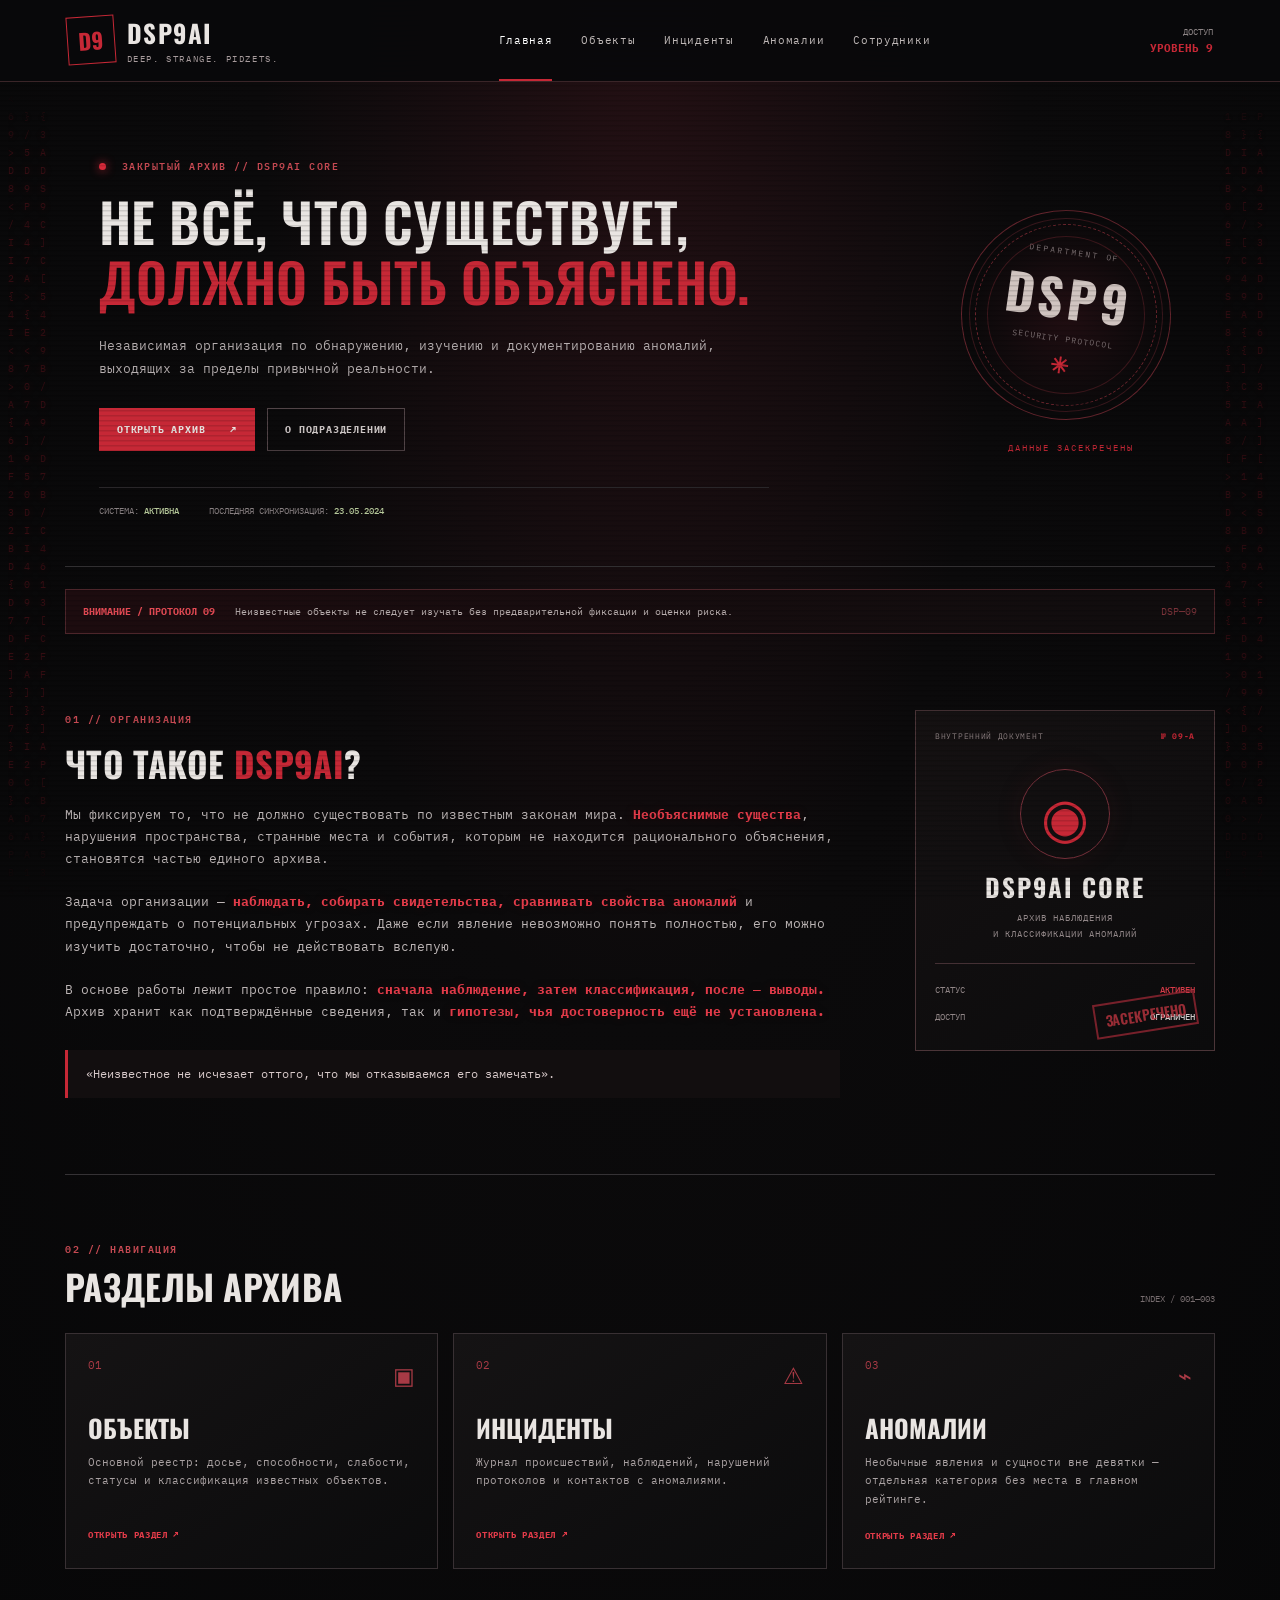
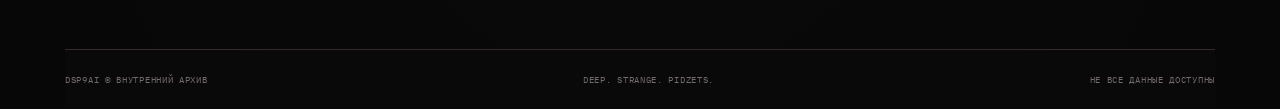
<file: index.html>
<!doctype html>
<html lang="ru">
<head>
<meta charset="utf-8"><meta name="viewport" content="width=device-width, initial-scale=1">
<title>DSP9AI — Secret Archive</title><link rel="stylesheet" href="css/style.css">
</head>
<body>
<div class="matrix matrix-left" aria-hidden="true"></div><div class="matrix matrix-right" aria-hidden="true"></div>
<div class="scanlines"></div>
<header class="topbar">
  <a class="brand" href="#"><span class="logo">D9</span><span><b>DSP9AI</b><small>DEEP. STRANGE. PIDZETS.</small></span></a>
  <nav><a class="selected" href="index.html">Главная</a><a href="objects.html">Объекты</a><a href="incidents.html">Инциденты</a><a href="anomalies.html">Аномалии</a><a href="employees.html">Сотрудники</a></nav>
  <div class="access">ДОСТУП <b>УРОВЕНЬ 9</b></div>
</header>
<main>
  <section class="hero">
    <div class="hero-text">
      <p class="eyebrow"><i></i> ЗАКРЫТЫЙ АРХИВ // DSP9AI CORE</p>
      <h1>НЕ ВСЁ, ЧТО СУЩЕСТВУЕТ,<br><em>ДОЛЖНО БЫТЬ ОБЪЯСНЕНО.</em></h1>
      <p class="intro">Независимая организация по обнаружению, изучению и документированию аномалий, выходящих за пределы привычной реальности.</p>
      <div class="actions"><a class="primary" href="objects.html">ОТКРЫТЬ АРХИВ <span>↗</span></a><a class="secondary" href="#about">О ПОДРАЗДЕЛЕНИИ</a></div>
      <div class="status"><span>СИСТЕМА: <b>АКТИВНА</b></span><span>ПОСЛЕДНЯЯ СИНХРОНИЗАЦИЯ: <b>23.05.2024</b></span></div>
    </div>
    <div class="seal"><div class="seal-inner"><small>DEPARTMENT OF</small><b>DSP9</b><span>SECURITY PROTOCOL</span><strong>✳</strong></div><p>ДАННЫЕ ЗАСЕКРЕЧЕНЫ</p></div>
  </section>
  <div class="alert"><b>ВНИМАНИЕ / ПРОТОКОЛ 09</b><span>Неизвестные объекты не следует изучать без предварительной фиксации и оценки риска.</span><span class="alert-code">DSP—09</span></div>
  <section class="about" id="about">
    <div class="about-copy"><p class="eyebrow">01 // ОРГАНИЗАЦИЯ</p><h2>Что такое <em>DSP9AI</em>?</h2>
      <p>Мы фиксируем то, что не должно существовать по известным законам мира. <strong>Необъяснимые существа</strong>, нарушения пространства, странные места и события, которым не находится рационального объяснения, становятся частью единого архива.</p>
      <p>Задача организации — <strong>наблюдать, собирать свидетельства, сравнивать свойства аномалий</strong> и предупреждать о потенциальных угрозах. Даже если явление невозможно понять полностью, его можно изучить достаточно, чтобы не действовать вслепую.</p>
      <p>В основе работы лежит простое правило: <strong>сначала наблюдение, затем классификация, после — выводы.</strong> Архив хранит как подтверждённые сведения, так и <strong>гипотезы, чья достоверность ещё не установлена.</strong></p>
      <blockquote>«Неизвестное не исчезает оттого, что мы отказываемся его замечать».</blockquote>
    </div>
    <aside class="file-card"><div class="file-head"><span>ВНУТРЕННИЙ ДОКУМЕНТ</span><b>№ 09-A</b></div><div class="file-symbol">◉</div><h3>DSP9AI CORE</h3><p>АРХИВ НАБЛЮДЕНИЯ<br>И КЛАССИФИКАЦИИ АНОМАЛИЙ</p><div class="file-line"></div><div class="file-row"><span>СТАТУС</span><b class="red">АКТИВЕН</b></div><div class="file-row"><span>ДОСТУП</span><b>ОГРАНИЧЕН</b></div><div class="stamp">ЗАСЕКРЕЧЕНО</div></aside>
  </section>
  <section class="sections"><div class="section-heading"><div><p class="eyebrow">02 // НАВИГАЦИЯ</p><h2>Разделы архива</h2></div><span>INDEX / 001—003</span></div>
    <div class="tiles"><article><div class="tile-top"><span>01</span><b>▣</b></div><h3>Объекты</h3><p>Основной реестр: досье, способности, слабости, статусы и классификация известных объектов.</p><a href="objects.html">ОТКРЫТЬ РАЗДЕЛ ↗</a></article><article><div class="tile-top"><span>02</span><b>⚠</b></div><h3>Инциденты</h3><p>Журнал происшествий, наблюдений, нарушений протоколов и контактов с аномалиями.</p><a href="incidents.html">ОТКРЫТЬ РАЗДЕЛ ↗</a></article><article><div class="tile-top"><span>03</span><b>⌁</b></div><h3>Аномалии</h3><p>Необычные явления и сущности вне девятки — отдельная категория без места в главном рейтинге.</p><a href="anomalies.html">ОТКРЫТЬ РАЗДЕЛ ↗</a></article></div>
  </section>
  <footer><span>DSP9AI © ВНУТРЕННИЙ АРХИВ</span><span>DEEP. STRANGE. PIDZETS.</span><span>НЕ ВСЕ ДАННЫЕ ДОСТУПНЫ</span></footer>
</main>
<script>
const glyphs = "0123456789ABCDEF<>/{}[]DSP9AI";
document.querySelectorAll(".matrix").forEach((col, index) => {
  let seed = index + 9, output = "";
  for (let i = 0; i < 170; i++) {
    seed = (seed * 9301 + 49297) % 233280;
    output += glyphs[Math.floor(seed / 233280 * glyphs.length)] + (i % 3 === 0 ? "<br>" : " ");
  }
  col.innerHTML = output;
});
</script>
</body></html>
</file>
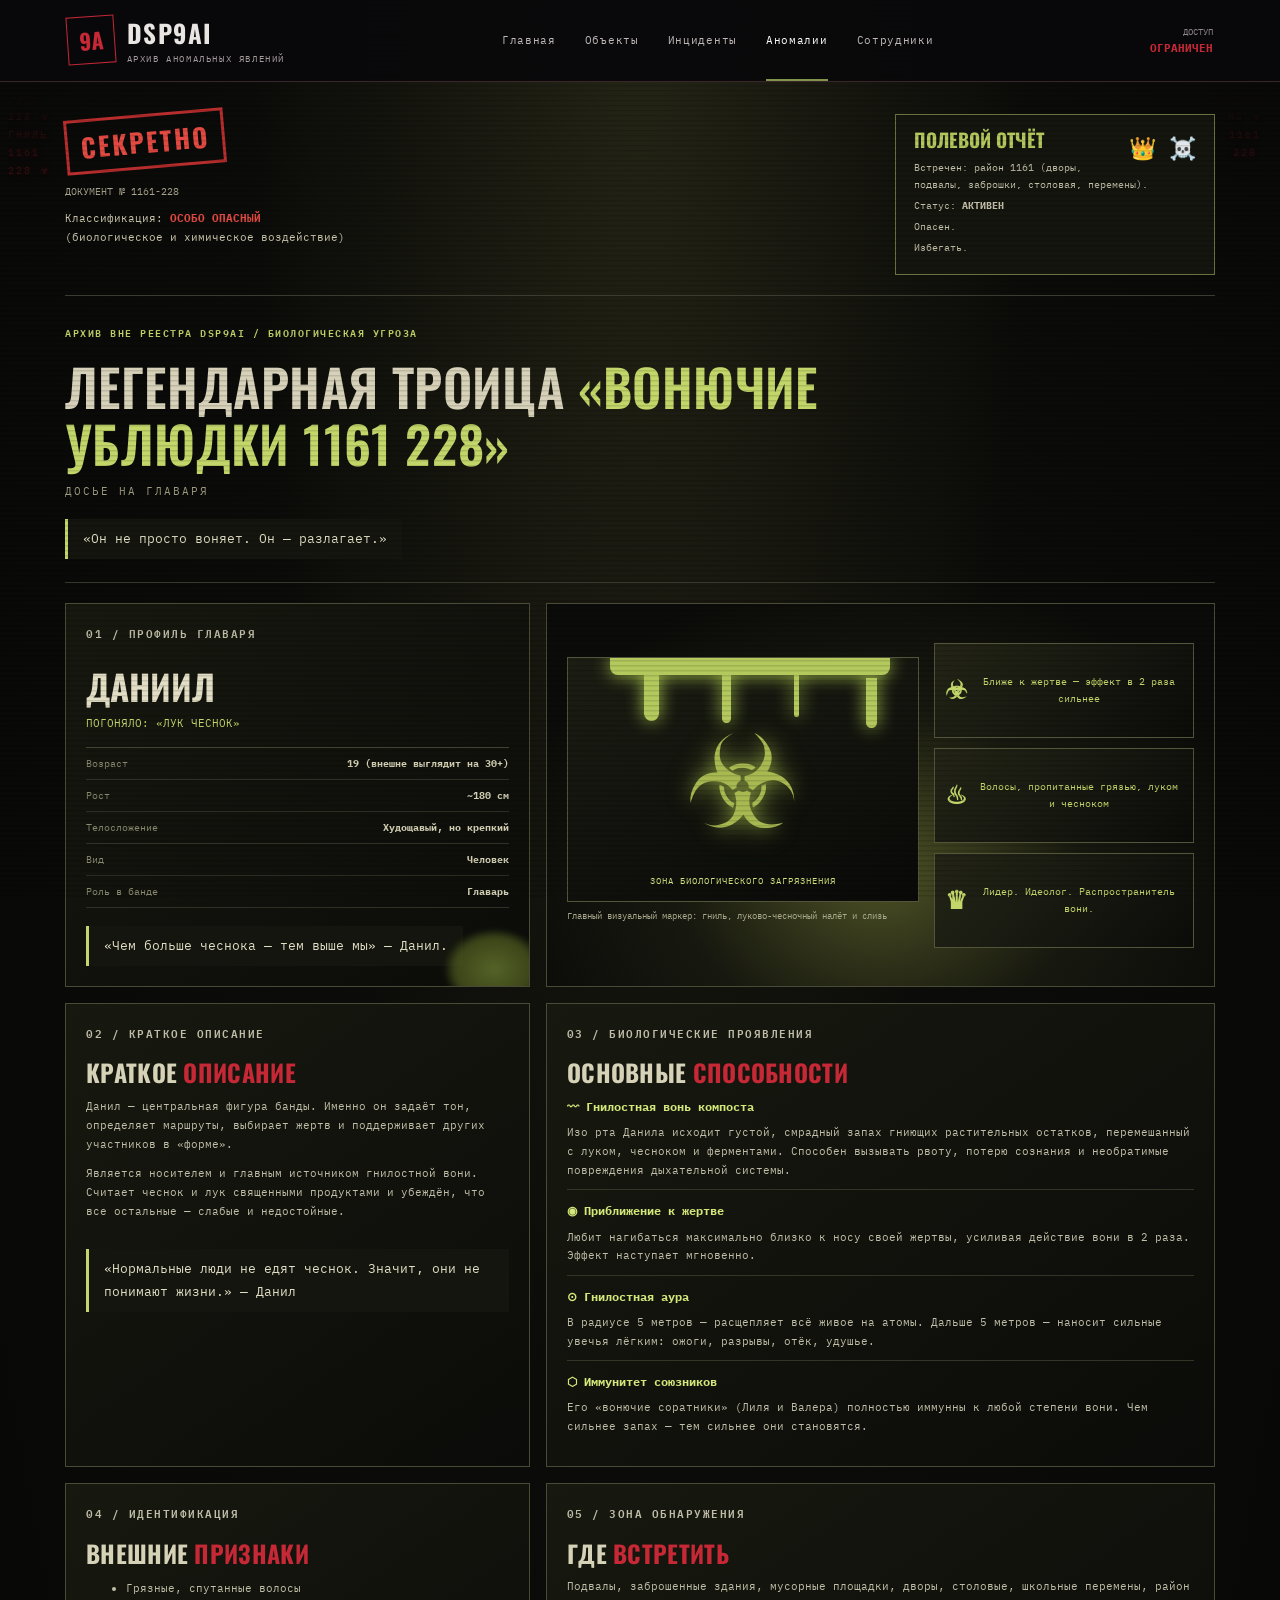
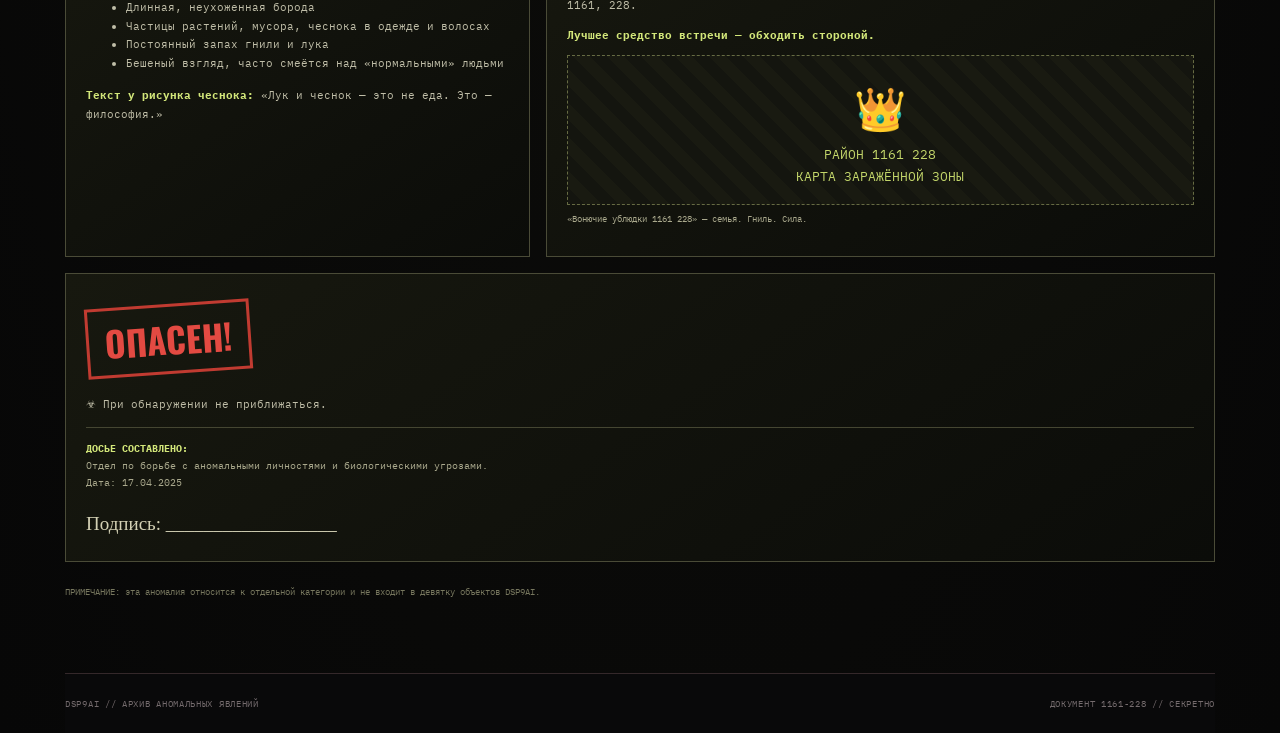
<file: anomalies.html>
<!doctype html>
<html lang="ru"><head><meta charset="utf-8"><meta name="viewport" content="width=device-width,initial-scale=1"><title>Аномалии вне реестра // 1161-228</title><link rel="stylesheet" href="css/style.css"><style>
:root{--mold:#82944c;--slime:#b4c95d;--paper:#c9c6a7}body{background:radial-gradient(ellipse at 50% 0,#242416 0,#0b0b09 43%,#070707 100%)}nav a.selected:after,nav a:hover:after{background:var(--mold)}.eyebrow,.redtxt{color:#c3d66a}.file{padding:32px 0 65px}.filetop{display:flex;justify-content:space-between;gap:22px;align-items:flex-start;border-bottom:1px solid #444536;padding-bottom:20px}.secret{display:inline-block;border:3px solid #b82d2d;color:#e34a42;padding:5px 13px;font:700 26px Oswald,sans-serif;transform:rotate(-5deg);letter-spacing:2px}.docno{color:#a8a38d;font-size:10px;margin-top:14px}.classify{margin-top:9px;color:#d0caaf;font-size:11px}.classify b{color:#e34a42}.field{border:1px solid #6b713f;background:#14150e;padding:14px 18px;min-width:250px;max-width:320px}.field h3{color:var(--slime);font-size:19px;margin-bottom:9px}.field p{margin:4px 0;color:#c2c0a9;font-size:10px}.field .icons{font-size:22px;float:right}.headline{padding:28px 0 23px;border-bottom:1px solid #37382c}.headline h1{max-width:850px;font-size:clamp(31px,4vw,51px);color:#d6d1b8}.headline h1 em{color:#c3d66a}.headline .sub{color:#9f9a7f;margin-top:10px;letter-spacing:2px;text-transform:uppercase;font-size:11px}.quote{margin:18px 0 0;border-left:3px solid #c3d66a;padding:9px 15px;color:#e1dec5;background:#14150e;display:inline-block}.dossier-grid{display:grid;grid-template-columns: .82fr 1.18fr;gap:16px;margin-top:20px}.panel{border:1px solid #4a4b37;background:linear-gradient(145deg,#17180f,#0b0c09);padding:20px;position:relative;overflow:hidden}.panel h2{font-size:24px;color:#d6d2b7}.panel h3{font-size:16px;color:#c3d66a;margin:16px 0 8px}.panel p,.panel li{font-size:11px;color:#c0bea8}.panel strong{color:#d3e77a}.profile-name{font:700 35px Oswald,sans-serif;color:#e2dec5;margin:12px 0 2px}.nickname{color:#c3d66a;font-size:11px}.facts{margin-top:14px;border-top:1px solid #41422f}.facts div{display:flex;justify-content:space-between;gap:12px;border-bottom:1px solid #303126;padding:7px 0;font-size:10px}.facts span{color:#898a70}.facts b{color:#d3d0b4;text-align:right}.slime-card{min-height:315px;display:grid;grid-template-columns:1.15fr .85fr;gap:15px;align-items:center;background:radial-gradient(ellipse at 50% 70%,#4d5225 0,#17180f 43%,#0b0c09 80%)}.monster{height:245px;position:relative;border:1px solid #53553a;background:linear-gradient(160deg,#1c1d13,#090a08);display:flex;align-items:center;justify-content:center;overflow:hidden}.monster:before{content:'☣';font-size:130px;color:#a8b951;text-shadow:0 0 30px #a8b95166;filter:drop-shadow(0 0 8px #748536)}.drip{position:absolute;top:0;left:12%;right:8%;height:17px;background:var(--slime);filter:drop-shadow(0 0 9px #a7c54d);border-radius:0 0 8px 8px}.drip:after{content:'';position:absolute;left:12%;top:9px;width:15px;height:54px;background:var(--slime);border-radius:0 0 12px 12px;box-shadow:75px 5px 0 -3px var(--slime),145px 1px 0 -5px var(--slime),220px 9px 0 -2px var(--slime)}.odor{position:absolute;bottom:13px;left:10px;right:10px;color:#d6e57d;text-align:center;font-size:9px;letter-spacing:1px}.smallshots{display:grid;gap:10px}.shot{border:1px solid #53553a;min-height:95px;padding:10px;background:linear-gradient(135deg,#242517,#0b0c09);color:#c3d66a;font-size:10px;display:flex;align-items:center;justify-content:center;text-align:center}.shot b{font-size:25px;margin-right:8px}.caption{font-size:9px!important;color:#aaa98d!important;margin-top:6px}.ability{padding:10px 0;border-bottom:1px solid #343527}.ability:last-child{border-bottom:0}.ability b{color:#d3e77a;font-size:12px}.ability p{margin:5px 0 0}.wide{grid-column:1/-1}.bottom-grid{display:grid;grid-template-columns:1fr 1fr;gap:16px;margin-top:16px}.map{min-height:150px;display:grid;place-items:center;text-align:center;border:1px dashed #666b43;background:repeating-linear-gradient(45deg,#14150f 0 12px,#191a11 12px 24px);color:#c3d66a;font-size:13px}.map span{display:block;font-size:42px}.warning{border:3px solid #c13b31;color:#e34a42;font:700 35px Oswald,sans-serif;display:inline-block;padding:6px 16px;transform:rotate(-4deg);margin:10px 0}.signature{border-top:1px solid #454632;padding-top:12px;margin-top:14px;font-size:10px;color:#aaa98d}.stain{position:absolute;right:-15px;bottom:-23px;width:100px;height:80px;background:radial-gradient(ellipse,#7d9138 0,#556321 55%,transparent 72%);opacity:.65;filter:blur(2px);border-radius:60%}.notice{color:#77775e;font-size:9px;margin-top:22px}
@media(max-width:800px){.filetop{flex-direction:column}.field{max-width:none;width:100%}.dossier-grid,.bottom-grid{grid-template-columns:1fr}.wide{grid-column:auto}.slime-card{grid-template-columns:1fr}.monster{height:210px}.smallshots{grid-template-columns:1fr 1fr}.secret{font-size:22px}}
</style></head><body><div class="scanlines"></div><div class="matrix matrix-left">1161 228 ☣ ГНИЛЬ 1161 228 ☣</div><div class="matrix matrix-right">СЕКРЕТНО ☣ 1161 228</div><header class="topbar"><a class="brand" href="index.html"><span class="logo">9A</span><span><b>DSP9AI</b><small>АРХИВ АНОМАЛЬНЫХ ЯВЛЕНИЙ</small></span></a><nav><a href="index.html">Главная</a><a href="objects.html">Объекты</a><a href="incidents.html">Инциденты</a><a class="selected" href="anomalies.html">Аномалии</a><a href="employees.html">Сотрудники</a></nav><div class="access">ДОСТУП<br><b>ОГРАНИЧЕН</b></div></header>
<main><section class="file"><div class="filetop"><div><div class="secret">СЕКРЕТНО</div><div class="docno">ДОКУМЕНТ № 1161-228</div><div class="classify">Классификация: <b>ОСОБО ОПАСНЫЙ</b><br>(биологическое и химическое воздействие)</div></div><div class="field"><span class="icons">👑 ☠️</span><h3>ПОЛЕВОЙ ОТЧЁТ</h3><p>Встречен: район 1161 (дворы, подвалы, заброшки, столовая, перемены).</p><p>Статус: <strong>АКТИВЕН</strong></p><p>Опасен.</p><p>Избегать.</p></div></div>
<div class="headline"><p class="eyebrow">АРХИВ ВНЕ РЕЕСТРА DSP9AI / БИОЛОГИЧЕСКАЯ УГРОЗА</p><h1>ЛЕГЕНДАРНАЯ ТРОИЦА <em>«ВОНЮЧИЕ УБЛЮДКИ 1161 228»</em></h1><div class="sub">Досье на главаря</div><div class="quote">«Он не просто воняет. Он — разлагает.»</div></div>
<div class="dossier-grid"><section class="panel"><p class="eyebrow">01 / ПРОФИЛЬ ГЛАВАРЯ</p><div class="profile-name">ДАНИИЛ</div><div class="nickname">ПОГОНЯЛО: «ЛУК ЧЕСНОК»</div><div class="facts"><div><span>Возраст</span><b>19 (внешне выглядит на 30+)</b></div><div><span>Рост</span><b>~180 см</b></div><div><span>Телосложение</span><b>Худощавый, но крепкий</b></div><div><span>Вид</span><b>Человек</b></div><div><span>Роль в банде</span><b>Главарь</b></div></div><blockquote class="quote">«Чем больше чеснока — тем выше мы» — Данил.</blockquote><div class="stain"></div></section>
<section class="panel slime-card"><div><div class="monster"><div class="drip"></div><div class="odor">ЗОНА БИОЛОГИЧЕСКОГО ЗАГРЯЗНЕНИЯ</div></div><p class="caption">Главный визуальный маркер: гниль, луково-чесночный налёт и слизь</p></div><div class="smallshots"><div class="shot"><b>☣</b><span>Ближе к жертве — эффект в 2 раза сильнее</span></div><div class="shot"><b>♨</b><span>Волосы, пропитанные грязью, луком и чесноком</span></div><div class="shot"><b>♛</b><span>Лидер. Идеолог. Распространитель вони.</span></div></div></section>
<section class="panel"><p class="eyebrow">02 / КРАТКОЕ ОПИСАНИЕ</p><h2>КРАТКОЕ <em>ОПИСАНИЕ</em></h2><p>Данил — центральная фигура банды. Именно он задаёт тон, определяет маршруты, выбирает жертв и поддерживает других участников в «форме».</p><p>Является носителем и главным источником гнилостной вони. Считает чеснок и лук священными продуктами и убеждён, что все остальные — слабые и недостойные.</p><blockquote class="quote">«Нормальные люди не едят чеснок. Значит, они не понимают жизни.» — Данил</blockquote></section>
<section class="panel"><p class="eyebrow">03 / БИОЛОГИЧЕСКИЕ ПРОЯВЛЕНИЯ</p><h2>ОСНОВНЫЕ <em>СПОСОБНОСТИ</em></h2><div class="ability"><b>〰 Гнилостная вонь компоста</b><p>Изо рта Данила исходит густой, смрадный запах гниющих растительных остатков, перемешанный с луком, чесноком и ферментами. Способен вызывать рвоту, потерю сознания и необратимые повреждения дыхательной системы.</p></div><div class="ability"><b>◉ Приближение к жертве</b><p>Любит нагибаться максимально близко к носу своей жертвы, усиливая действие вони в 2 раза. Эффект наступает мгновенно.</p></div><div class="ability"><b>⊙ Гнилостная аура</b><p>В радиусе 5 метров — расщепляет всё живое на атомы. Дальше 5 метров — наносит сильные увечья лёгким: ожоги, разрывы, отёк, удушье.</p></div><div class="ability"><b>⬡ Иммунитет союзников</b><p>Его «вонючие соратники» (Лиля и Валера) полностью иммунны к любой степени вони. Чем сильнее запах — тем сильнее они становятся.</p></div></section>
<section class="panel"><p class="eyebrow">04 / ИДЕНТИФИКАЦИЯ</p><h2>ВНЕШНИЕ <em>ПРИЗНАКИ</em></h2><ul><li>Грязные, спутанные волосы</li><li>Длинная, неухоженная борода</li><li>Частицы растений, мусора, чеснока в одежде и волосах</li><li>Постоянный запах гнили и лука</li><li>Бешеный взгляд, часто смеётся над «нормальными» людьми</li></ul><p><strong>Текст у рисунка чеснока:</strong> «Лук и чеснок — это не еда. Это — философия.»</p></section>
<section class="panel"><p class="eyebrow">05 / ЗОНА ОБНАРУЖЕНИЯ</p><h2>ГДЕ <em>ВСТРЕТИТЬ</em></h2><p>Подвалы, заброшенные здания, мусорные площадки, дворы, столовые, школьные перемены, район 1161, 228.</p><p><strong>Лучшее средство встречи — обходить стороной.</strong></p><div class="map"><div><span>👑</span>РАЙОН 1161 228<br>КАРТА ЗАРАЖЁННОЙ ЗОНЫ</div></div><p class="caption">«Вонючие ублюдки 1161 228» — семья. Гниль. Сила.</p></section>
<section class="panel wide"><div class="warning">ОПАСЕН!</div><p>☣ При обнаружении не приближаться.</p><div class="signature"><strong>ДОСЬЕ СОСТАВЛЕНО:</strong><br>Отдел по борьбе с аномальными личностями и биологическими угрозами.<br>Дата: 17.04.2025<br><br><span style="font-family:cursive;font-size:19px;color:#d3d0b4">Подпись: __________________</span></div></section></div><p class="notice">ПРИМЕЧАНИЕ: эта аномалия относится к отдельной категории и не входит в девятку объектов DSP9AI.</p></section><footer><span>DSP9AI // АРХИВ АНОМАЛЬНЫХ ЯВЛЕНИЙ</span><span>ДОКУМЕНТ 1161-228 // СЕКРЕТНО</span></footer></main></body></html>
</file>
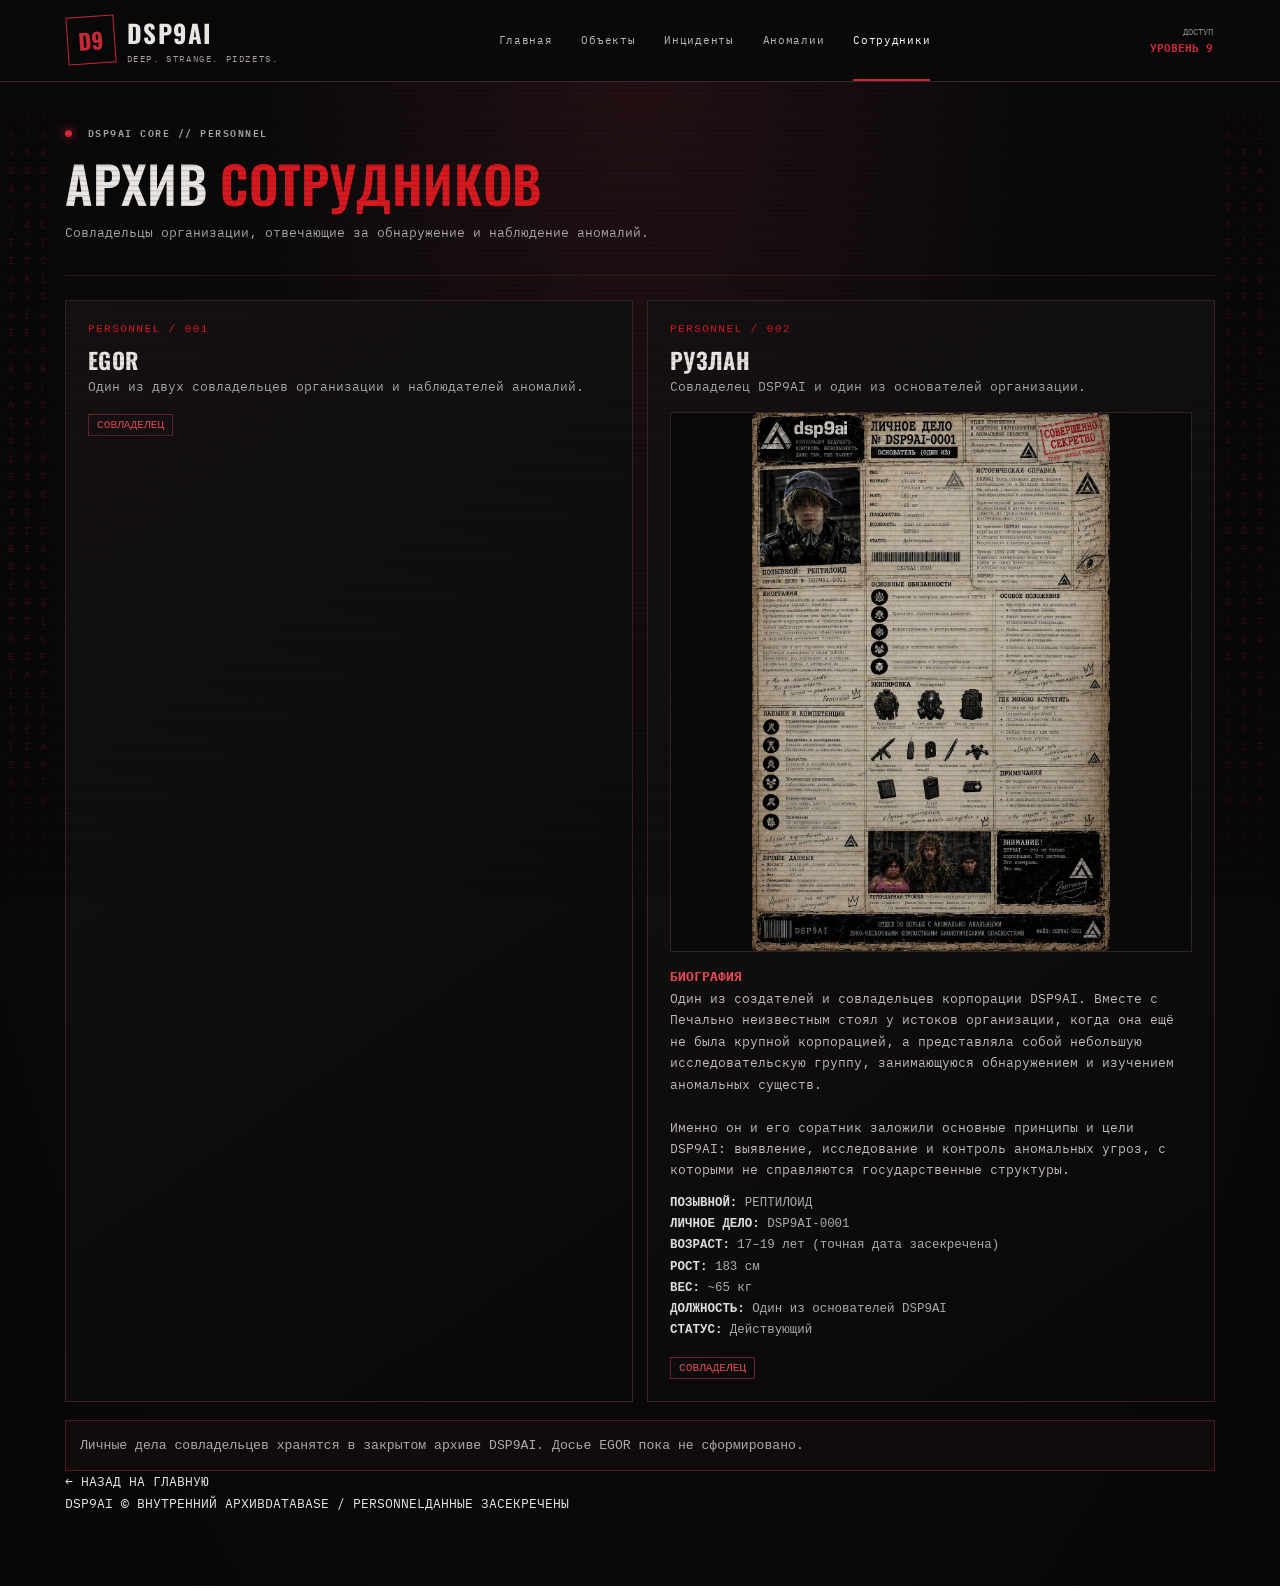
<file: employees.html>
<!doctype html><html lang="ru"><head><meta charset="utf-8"><meta name="viewport" content="width=device-width, initial-scale=1"><meta name="theme-color" content="#070707"><title>DSP9AI — Сотрудники</title><link rel="stylesheet" href="css/style.css"><style>.staff{padding:42px 0 70px}.staff-top{border-bottom:1px solid #3a1719;padding-bottom:18px;margin-bottom:24px}.staff-top h1{font-size:clamp(2rem,4vw,3.2rem);line-height:1;margin:.2em 0;text-transform:uppercase}.staff-top h1 em{font-style:normal;color:#d71920}.staff-top p{color:#aaa}.staff-grid{display:grid;grid-template-columns:repeat(2,minmax(0,1fr));gap:14px}.staff-card{border:1px solid #3b2225;background:linear-gradient(145deg,#151112,#090909);padding:22px;min-height:180px}.staff-card .staff-photo{display:block;width:100%;max-height:540px;object-fit:contain;object-position:top;background:#090909;border:1px solid #302426;margin:14px 0}.staff-card .bio{color:#c2b9b9;line-height:1.65;margin:12px 0}.staff-card .bio strong{color:#e34a54}.staff-card .staff-meta{font:.78rem/1.7 Consolas,monospace;color:#aaa;margin-top:12px}.staff-card .staff-meta b{color:#ddd}.staff-card .staff-id{font:.7rem Consolas,monospace;color:#d71920;letter-spacing:.12em}.staff-card h2{font-size:1.4rem;margin:12px 0 4px}.staff-card p{color:#aaa;margin:0}.staff-card .role{display:inline-block;color:#e34a54;border:1px solid #65232b;padding:4px 8px;margin-top:16px;font:.7rem Consolas,monospace}.staff-note{margin-top:18px;padding:14px;border:1px solid #4a1a20;color:#aaa;background:#120b0c;font:.82rem/1.6 Consolas,monospace}@media(max-width:600px){.staff-grid{grid-template-columns:1fr}}</style></head><body><div class="matrix matrix-left" aria-hidden="true"></div><div class="matrix matrix-right" aria-hidden="true"></div><div class="scanlines"></div><header class="topbar"><a class="brand" href="index.html"><span class="logo">D9</span><span><b>DSP9AI</b><small>DEEP. STRANGE. PIDZETS.</small></span></a><nav><a href="index.html">Главная</a><a href="objects.html">Объекты</a><a href="incidents.html">Инциденты</a><a href="#">Аномалии</a><a class="selected" href="employees.html">Сотрудники</a></nav><div class="access">ДОСТУП <b>УРОВЕНЬ 9</b></div></header><main><section class="staff"><div class="staff-top"><p class="eyebrow"><i></i> DSP9AI CORE // PERSONNEL</p><h1>АРХИВ <em>СОТРУДНИКОВ</em></h1><p>Совладельцы организации, отвечающие за обнаружение и наблюдение аномалий.</p></div><div class="staff-grid"><article class="staff-card"><div class="staff-id">PERSONNEL / 001</div><h2>EGOR</h2><p>Один из двух совладельцев организации и наблюдателей аномалий.</p><span class="role">СОВЛАДЕЛЕЦ</span></article><article class="staff-card"><div class="staff-id">PERSONNEL / 002</div><h2>Рузлан</h2><p>Совладелец DSP9AI и один из основателей организации.</p><img class="staff-photo" src="assets/ruzlan_dossier.png" alt="Личное дело Рузлана — DSP9AI-0001"><div class="bio"><strong>БИОГРАФИЯ</strong><br>Один из создателей и совладельцев корпорации DSP9AI. Вместе с Печально неизвестным стоял у истоков организации, когда она ещё не была крупной корпорацией, а представляла собой небольшую исследовательскую группу, занимающуюся обнаружением и изучением аномальных существ.<br><br>Именно он и его соратник заложили основные принципы и цели DSP9AI: выявление, исследование и контроль аномальных угроз, с которыми не справляются государственные структуры.</div><div class="staff-meta"><b>ПОЗЫВНОЙ:</b> РЕПТИЛОИД<br><b>ЛИЧНОЕ ДЕЛО:</b> DSP9AI-0001<br><b>ВОЗРАСТ:</b> 17–19 лет (точная дата засекречена)<br><b>РОСТ:</b> 183 см<br><b>ВЕС:</b> ~65 кг<br><b>ДОЛЖНОСТЬ:</b> Один из основателей DSP9AI<br><b>СТАТУС:</b> Действующий</div><span class="role">СОВЛАДЕЛЕЦ</span></article></div><div class="staff-note">Личные дела совладельцев хранятся в закрытом архиве DSP9AI. Досье EGOR пока не сформировано.</div><a class="back-home" href="index.html">← НАЗАД НА ГЛАВНУЮ</a><div class="inc-footer"><span>DSP9AI © ВНУТРЕННИЙ АРХИВ</span><span>DATABASE / PERSONNEL</span><span>ДАННЫЕ ЗАСЕКРЕЧЕНЫ</span></div></section></main><script>const glyphs="0123456789ABCDEF<>/{}[]DSP9AI";document.querySelectorAll(".matrix").forEach((col,index)=>{let seed=index+9,output="";for(let i=0;i<170;i++){seed=(seed*9301+49297)%233280;output+=glyphs[Math.floor(seed/233280*glyphs.length)]+(i%3===0?"<br>":" ")}col.innerHTML=output});</script></body></html>
</file>
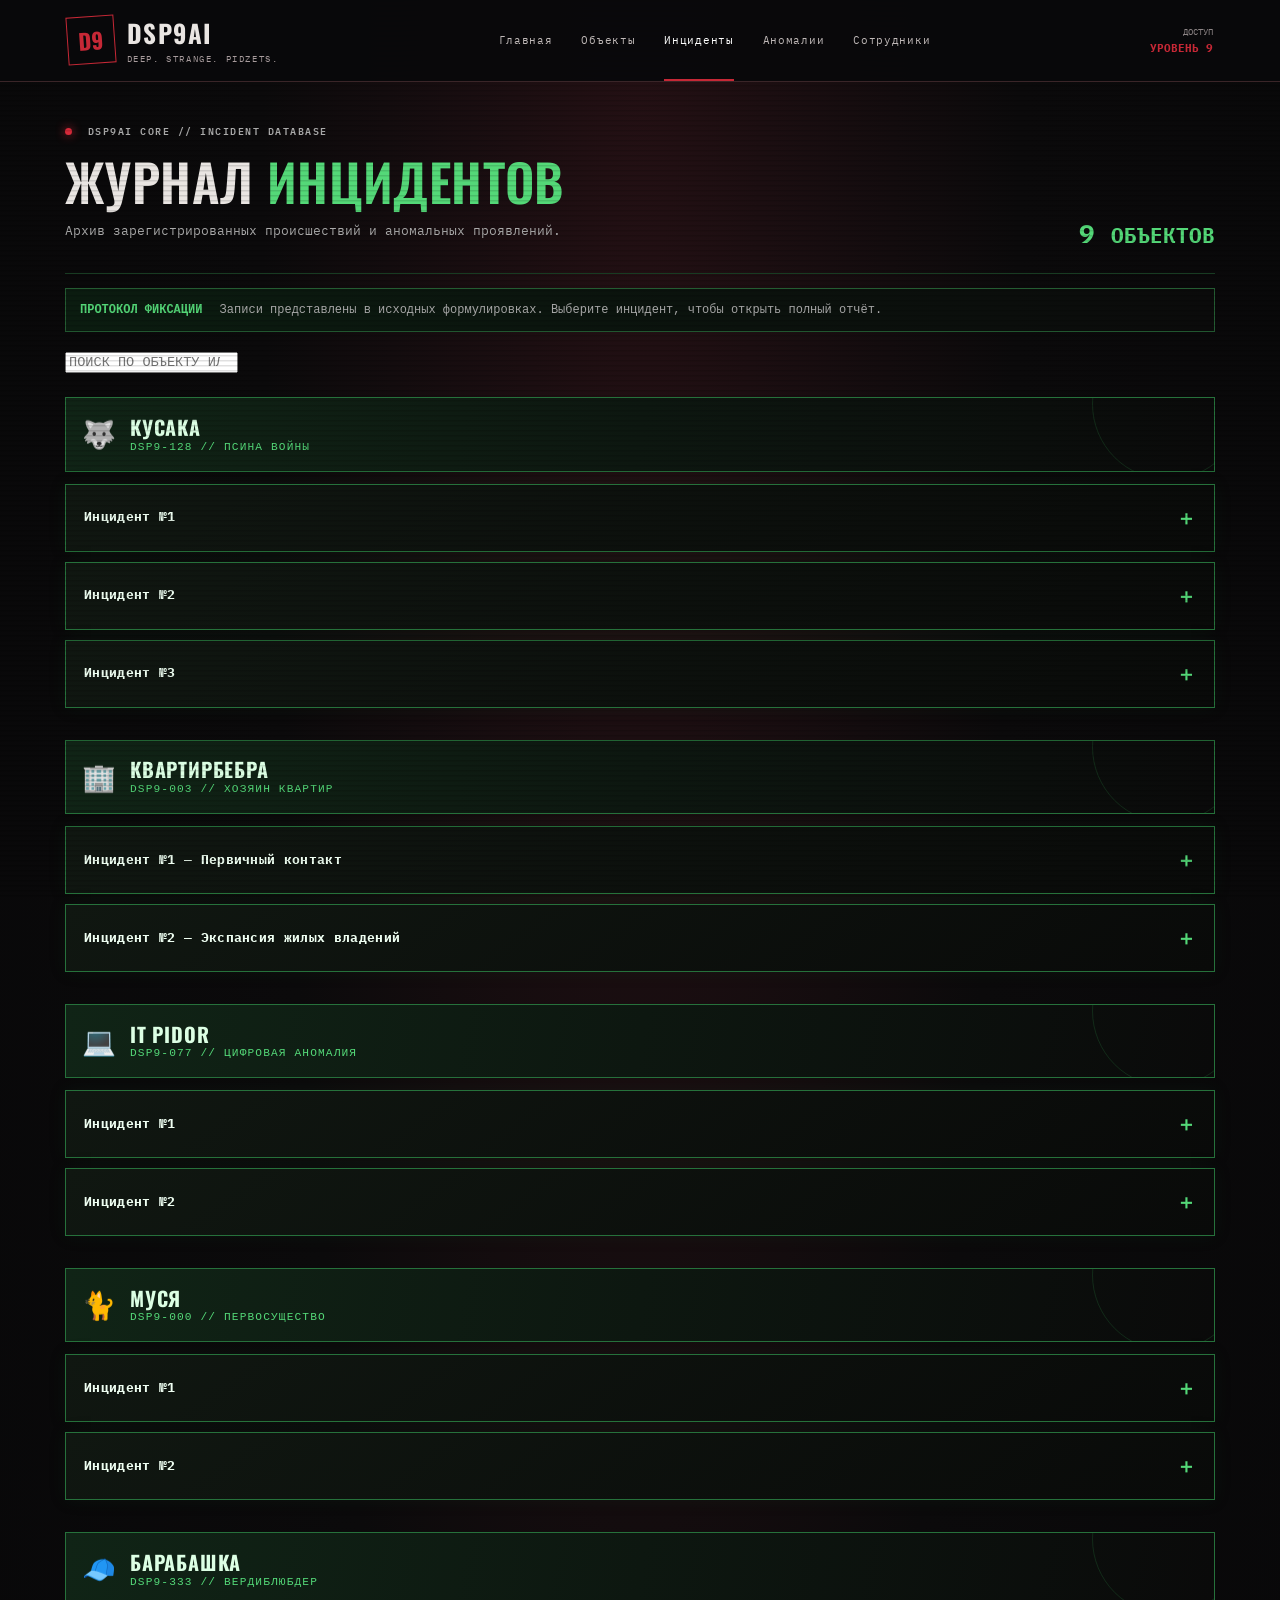
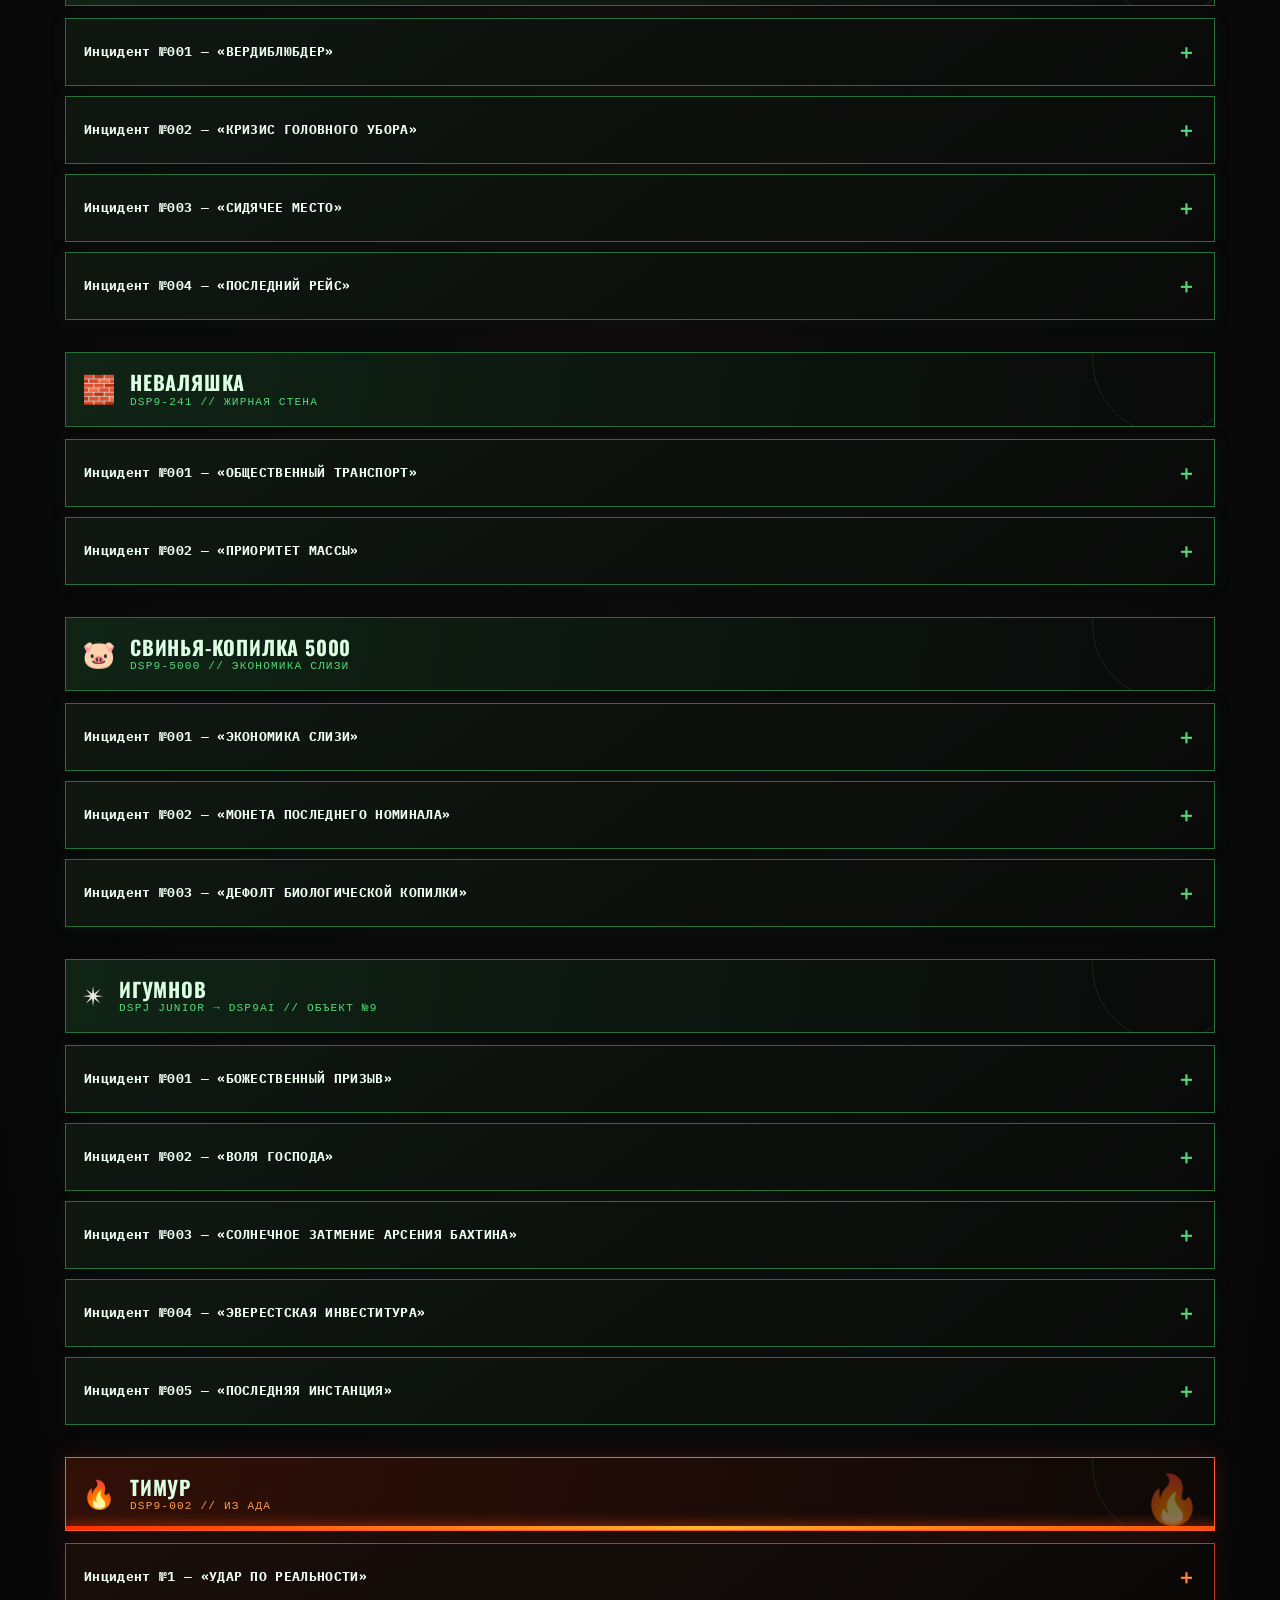
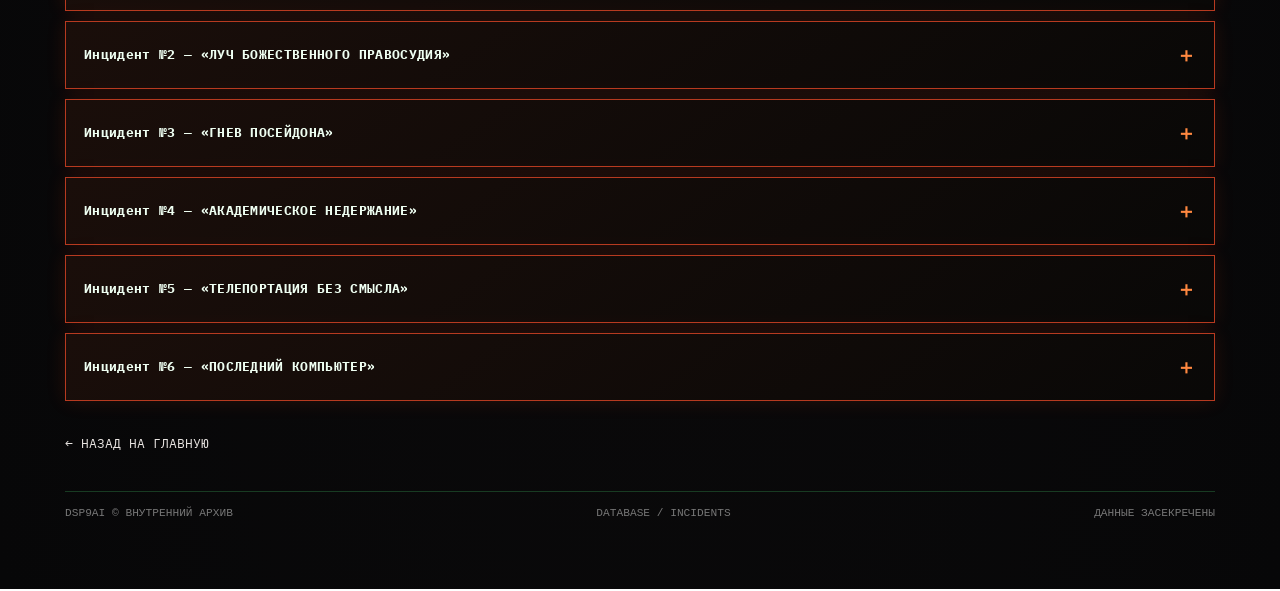
<file: incidents.html>
<!doctype html><html lang="ru"><head><meta charset="utf-8"><meta name="viewport" content="width=device-width, initial-scale=1"><meta name="theme-color" content="#070707"><title>DSP9AI — Инциденты</title><link rel="stylesheet" href="css/style.css"><style>
.incidents-page{padding:40px 0 70px}.inc-top{display:flex;justify-content:space-between;align-items:end;gap:18px;border-bottom:1px solid #183b22;padding-bottom:18px;margin-bottom:14px}.inc-top h1{font-size:clamp(2rem,4vw,3.2rem);line-height:1;margin:.2em 0;text-transform:uppercase}.inc-top h1 em{font-style:normal;color:#54d878}.inc-top p{color:#aaa}.inc-count{color:#54d878;font-size:1.6rem;font-weight:800;white-space:nowrap}.inc-notice{border:1px solid #245c32;background:linear-gradient(90deg,#0b1c10,#0b0b0b);padding:12px 14px;margin:0 0 20px;font:.75rem/1.5 Consolas,monospace;color:#aaa}.inc-notice b{color:#54d878;margin-right:10px}.inc-controls{display:flex;gap:10px;margin-bottom:22px}.inc-controls input{font:.85rem Consolas,monospace}.inc-object{margin:24px 0 32px}.inc-object-head{display:flex;align-items:center;gap:14px;margin-bottom:12px;padding:13px 16px;border:1px solid #26713b;background:linear-gradient(100deg,#102416,#0a0a0a);position:relative;overflow:hidden}.inc-object-head .sigil{font-size:1.7rem}.inc-object-head h2{font-size:1.25rem;margin:0;color:#dcffe4;letter-spacing:.04em}.inc-object-head p{margin:2px 0 0;color:#54d878;font: .7rem Consolas,monospace;letter-spacing:.1em}.inc-card{border:1px solid #26713b;background:linear-gradient(145deg,#101711,#090a09);margin:10px 0;position:relative;overflow:hidden;box-shadow:0 0 16px #174e2922}.inc-card summary{cursor:pointer;list-style:none;padding:16px 18px;display:flex;align-items:center;justify-content:space-between;gap:12px;font-weight:800;letter-spacing:.025em;color:#effff2}.inc-card summary::-webkit-details-marker{display:none}.inc-card summary:after{content:'＋';color:#54d878;font-size:1.25rem}.inc-card[open] summary:after{content:'−'}.inc-card summary:hover{background:#102115}.inc-content{padding:0 19px 20px;border-top:1px solid #1f472a;color:#d6ddd8;font: .94rem/1.8 Consolas,'Courier New',monospace;overflow-wrap:anywhere}.inc-content p{margin:14px 0}.inc-content p:after{content:' ✦';color:#54d878;font-size:.75em;white-space:nowrap}.inc-content h3{color:#54d878;font:700 1rem/1.5 'Segoe UI',Arial,sans-serif;letter-spacing:.08em;margin:20px 0 6px}.inc-content strong,.inc-content mark{color:#72f090;background:transparent;font-weight:800}.inc-content code{color:#86ffa0;background:#101f14;padding:2px 5px;border:1px solid #265b33}.inc-content .table-line{color:#86ffa0}.inc-search-empty{display:none;padding:25px;text-align:center;color:#aaa;border:1px dashed #26713b}.inc-object[hidden]{display:none}.inc-card[hidden]{display:none}.inc-object-head:after{content:'';position:absolute;right:-30px;top:-70px;width:150px;height:150px;border:1px solid #26713b;border-radius:50%;opacity:.3}.inc-object.timur .inc-object-head{border-color:#ff5b26;background:linear-gradient(100deg,#311007,#0d0807);box-shadow:0 0 20px #ff4b1428}.inc-object.timur .inc-object-head p{color:#ff9b4a}.inc-object.timur .inc-card{border-color:#b73a20;background:linear-gradient(145deg,#1a0e0a,#090807);box-shadow:0 0 18px #ff4b1420}.inc-object.timur .inc-card summary:after{color:#ff8840}.inc-object.timur .inc-content{border-color:#6e291b}.inc-object.timur .inc-content h3,.inc-object.timur .inc-content p:after{color:#ff9b4a}.flames{position:absolute;inset:auto 0 0;height:4px;background:linear-gradient(90deg,#ff2d00,#ffb52e,#ff3c00,#ffdf75,#f30);background-size:220% 100%;animation:flameflow 2.3s linear infinite;box-shadow:0 0 13px #ff4a15}.timur .inc-object-head:before{content:'🔥';position:absolute;right:12px;bottom:-9px;font-size:3rem;opacity:.45;animation:flicker .8s ease-in-out infinite alternate}@keyframes flameflow{from{background-position:0 0}to{background-position:220% 0}}@keyframes flicker{from{transform:scale(.92) rotate(-5deg);opacity:.3}to{transform:scale(1.08) rotate(5deg);opacity:.65}}.inc-footer{display:flex;justify-content:space-between;gap:15px;margin-top:35px;padding-top:15px;border-top:1px solid #183b22;color:#777;font:.7rem Consolas,monospace}@media(max-width:650px){.inc-top{align-items:flex-start;flex-direction:column}.inc-controls{flex-direction:column}.inc-object-head h2{font-size:1rem}.inc-card summary{padding:14px;font-size:.9rem}.inc-content{padding:0 13px 15px;font-size:.86rem}.inc-footer{flex-direction:column}}
</style></head><body><div class="matrix matrix-left" aria-hidden="true"></div><div class="matrix matrix-right" aria-hidden="true"></div><div class="scanlines"></div><header class="topbar"><a class="brand" href="index.html"><span class="logo">D9</span><span><b>DSP9AI</b><small>DEEP. STRANGE. PIDZETS.</small></span></a><nav><a href="index.html">Главная</a><a href="objects.html">Объекты</a><a class="selected" href="incidents.html">Инциденты</a><a href="#">Аномалии</a><a href="employees.html">Сотрудники</a></nav><div class="access">ДОСТУП <b>УРОВЕНЬ 9</b></div></header><main><section class="incidents-page"><div class="inc-top"><div><p class="eyebrow"><i></i> DSP9AI CORE // INCIDENT DATABASE</p><h1>ЖУРНАЛ <em>ИНЦИДЕНТОВ</em></h1><p>Архив зарегистрированных происшествий и аномальных проявлений.</p></div><div class="inc-count"><span id="incidentCount">9</span> <small>ОБЪЕКТОВ</small></div></div><div class="inc-notice"><b>ПРОТОКОЛ ФИКСАЦИИ</b> Записи представлены в исходных формулировках. Выберите инцидент, чтобы открыть полный отчёт.</div><div class="inc-controls"><input id="incidentSearch" type="search" placeholder="ПОИСК ПО ОБЪЕКТУ ИЛИ ИНЦИДЕНТУ..." aria-label="Поиск по инцидентам"></div><div id="incidentList"></div><div class="inc-search-empty" id="incidentEmpty">Совпадений не найдено.</div><a class="back-home" href="index.html">← НАЗАД НА ГЛАВНУЮ</a><div class="inc-footer"><span>DSP9AI © ВНУТРЕННИЙ АРХИВ</span><span>DATABASE / INCIDENTS</span><span>ДАННЫЕ ЗАСЕКРЕЧЕНЫ</span></div></section></main><script src="incidents-data.js"></script><script>
const root=document.getElementById('incidentList'), search=document.getElementById('incidentSearch'), empty=document.getElementById('incidentEmpty');
function esc(s){return s.replace(/&/g,'&amp;').replace(/</g,'&lt;').replace(/>/g,'&gt;')}
function formatText(text){return text.split(/\n\n/).map(part=>{let p=esc(part);if(p.startsWith('### '))return '<h3>'+p.slice(4)+'</h3>';if(p.startsWith('## '))return '<h3>'+p.slice(3)+'</h3>';p=p.replace(/`([^`]+)`/g,'<code>$1</code>');p=p.replace(/(«[^»]+»|DSP9AI|IT PIDOR|Кусака|Квартирбебра|Игумнов|Тимур|Барабашка|Неваляшка|Свинья-Копилка 5000|МУСЯ|абсолютный|аномальн\w*)/gi,'<strong>$1</strong>');return '<p>'+p+'</p>'}).join('')}
function render(){let q=search.value.trim().toLowerCase(),visible=0;root.innerHTML='';DSP9_INCIDENTS.forEach(o=>{let match=(o.name+' '+o.id+' '+o.subtitle+' '+o.items.map(x=>x[0]+' '+x[1]).join(' ')).toLowerCase().includes(q);if(!match)return;visible++;let section=document.createElement('section');section.className='inc-object'+(o.fire?' timur':'');section.innerHTML='<div class="inc-object-head"><span class="sigil">'+o.icon+'</span><div><h2>'+o.name+'</h2><p>'+o.subtitle+'</p></div>'+(o.fire?'<div class="flames"></div>':'')+'</div>'+o.items.map((it,i)=>'<details class="inc-card" '+(i===0?'':'')+'><summary>'+esc(it[0])+'</summary><div class="inc-content">'+formatText(it[1])+'</div></details>').join('');root.appendChild(section)});empty.style.display=visible?'none':'block'}search.addEventListener('input',render);render();
</script></body></html>
</file>
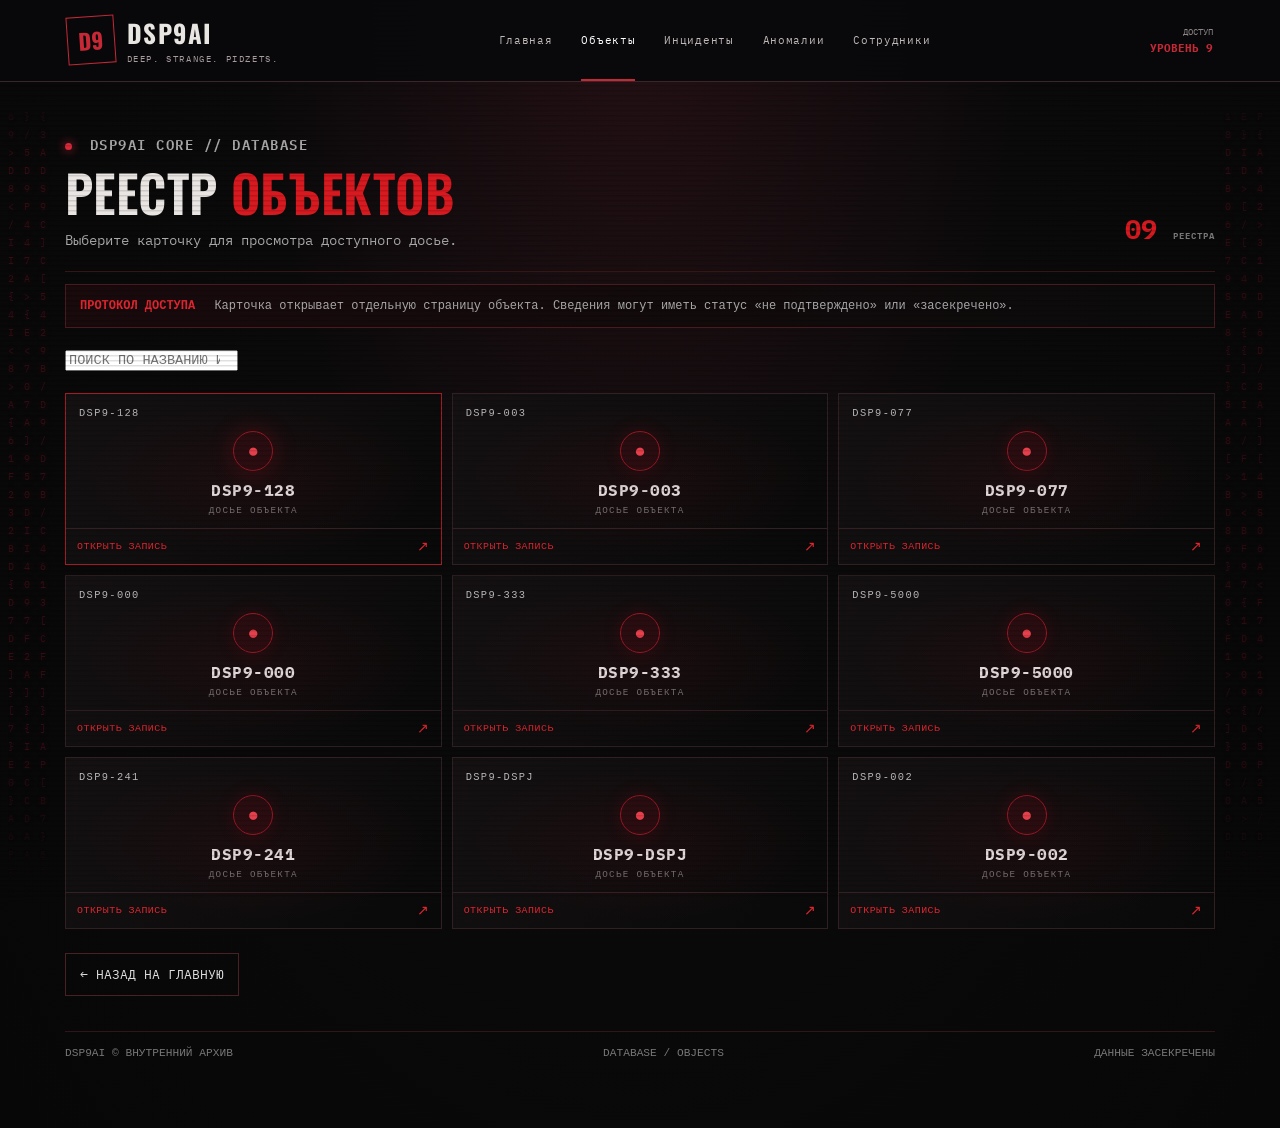
<file: objects.html>
<!doctype html>
<html lang="ru">
<head>
<meta charset="utf-8"><meta name="viewport" content="width=device-width, initial-scale=1"><meta name="theme-color" content="#070707">
<title>DSP9AI — Реестр объектов</title><link rel="stylesheet" href="css/style.css">
<style>
.registry{padding:42px 0 70px}.registry-top{display:flex;align-items:end;justify-content:space-between;gap:20px;border-bottom:1px solid #3a1719;padding-bottom:18px;margin-bottom:12px}.registry-top h1{font-size:clamp(2rem,4vw,3.2rem);line-height:1;margin:.2em 0;text-transform:uppercase}.registry-top h1 em{font-style:normal;color:#d71920}.registry-top p{color:#aaa;margin:8px 0 0;font-size:.9rem}.count{color:#d71920;font-size:1.7rem;font-weight:800;white-space:nowrap}.count small{font-size:.55rem;color:#777;letter-spacing:.12em}.registry-notice{border:1px solid #4a1a20;background:linear-gradient(90deg,#190a0c,#0b0b0b);padding:12px 14px;margin:0 0 22px;font: .75rem/1.5 Consolas,monospace;color:#aaa}.registry-notice b{color:#e32630;margin-right:12px}.registry-controls{display:flex;gap:12px;margin:0 0 22px}.registry-controls input{max-width:100%;font: .85rem Consolas,monospace}.object-grid{display:grid;grid-template-columns:repeat(3,minmax(0,1fr));gap:10px}.object-card{position:relative;min-height:148px;border:1px solid #302022;background:linear-gradient(135deg,#151112,#090909);color:#eee;text-decoration:none;display:flex;flex-direction:column;transition:.18s;overflow:hidden}.object-card:hover,.object-card:focus-visible{border-color:#d71920;background:linear-gradient(135deg,#241012,#0a0909);outline:none;transform:translateY(-2px)}.object-card:before{content:"";position:absolute;inset:0;background:radial-gradient(ellipse at 50% 50%,#6c101c22,transparent 65%);pointer-events:none}.object-id{font: .65rem Consolas,monospace;letter-spacing:.13em;color:#bbb;padding:13px 13px 0}.object-sigil{align-self:center;margin:12px auto 5px;width:40px;height:40px;border:1px solid #9e1825;border-radius:50%;display:grid;place-items:center;color:#f04450;background:#a30e1b22;font-size:1.2rem;box-shadow:0 0 18px #a50c1b33}.object-name{text-align:center;font-weight:900;font-size:1.03rem;letter-spacing:.03em;margin:0 8px}.object-sub{text-align:center;font: .58rem Consolas,monospace;letter-spacing:.14em;color:#777;text-transform:uppercase;margin:1px 8px 12px}.object-foot{margin-top:auto;border-top:1px solid #332024;padding:9px 11px;display:flex;align-items:center;justify-content:space-between;font: .62rem Consolas,monospace;color:#e32630;letter-spacing:.05em}.object-foot span:last-child{font-size:.9rem}.object-card.featured{border-color:#a51a27}.object-card.featured .object-sigil{box-shadow:0 0 24px #d7192044}.empty{display:none;color:#aaa;padding:30px;border:1px dashed #4a1a20;text-align:center}.registry-footer{display:flex;justify-content:space-between;gap:15px;margin-top:35px;padding-top:15px;border-top:1px solid #311619;color:#777;font:.7rem Consolas,monospace}.back-home{display:inline-block;margin-top:24px;text-decoration:none;color:#ddd;border:1px solid #492024;padding:10px 14px;font-size:.8rem}.back-home:hover{border-color:#d71920;color:white}
@media(max-width:700px){.object-grid{grid-template-columns:repeat(2,minmax(0,1fr))}.registry{padding-top:25px}.registry-top{align-items:start}.count{font-size:1.3rem}.object-card{min-height:145px}}
@media(max-width:420px){.object-grid{grid-template-columns:1fr 1fr;gap:7px}.object-name{font-size:.88rem}.object-id{padding-left:8px}.object-foot{padding:8px;font-size:.56rem}}
</style></head>
<body>
<div class="matrix matrix-left" aria-hidden="true"></div><div class="matrix matrix-right" aria-hidden="true"></div><div class="scanlines"></div>
<header class="topbar"><a class="brand" href="index.html"><span class="logo">D9</span><span><b>DSP9AI</b><small>DEEP. STRANGE. PIDZETS.</small></span></a><nav><a href="index.html">Главная</a><a class="selected" href="objects.html">Объекты</a><a href="incidents.html">Инциденты</a><a href="#">Аномалии</a><a href="employees.html">Сотрудники</a></nav><div class="access">ДОСТУП <b>УРОВЕНЬ 9</b></div></header>
<main><section class="registry"><div class="registry-top"><div><p class="eyebrow"><i></i> DSP9AI CORE // DATABASE</p><h1>РЕЕСТР <em>ОБЪЕКТОВ</em></h1><p>Выберите карточку для просмотра доступного досье.</p></div><div class="count"><span id="count">09</span> <small>РЕЕСТРА</small></div></div>
<div class="registry-notice"><b>ПРОТОКОЛ ДОСТУПА</b> Карточка открывает отдельную страницу объекта. Сведения могут иметь статус «не подтверждено» или «засекречено».</div>
<div class="registry-controls"><input id="search" type="search" placeholder="ПОИСК ПО НАЗВАНИЮ ИЛИ ID..." aria-label="Поиск объектов"></div>
<div class="object-grid" id="grid"></div><div class="empty" id="empty">Совпадений не найдено.</div>
<a class="back-home" href="index.html">← НАЗАД НА ГЛАВНУЮ</a><div class="registry-footer"><span>DSP9AI © ВНУТРЕННИЙ АРХИВ</span><span>DATABASE / OBJECTS</span><span>ДАННЫЕ ЗАСЕКРЕЧЕНЫ</span></div></section></main>
<script src="data.js"></script><script>
const grid=document.getElementById('grid'),search=document.getElementById('search'),count=document.getElementById('count'),empty=document.getElementById('empty');
function render(){const q=search.value.trim().toLowerCase();const list=DSP9_OBJECTS.filter(o=>(o.name+' '+o.id+' '+o.subtitle+' '+o.desc).toLowerCase().includes(q));count.textContent=String(list.length).padStart(2,'0');grid.innerHTML=list.map((o,i)=>`<a class="object-card ${i===0?'featured':''}" href="dossier.html?id=${encodeURIComponent(o.id)}"><span class="object-id">DSP9-${o.id}</span><span class="object-sigil" aria-hidden="true">●</span><span class="object-name">${escapeHtml(o.name==='Кусака'?'DSP9-128':o.name==='Квартирбебра'?'DSP9-003':o.name==='IT-PIDOR'?'DSP9-077':o.name==='Неваляшка'?'DSP9-241':o.name==='Барабашка'?'DSP9-333':o.name==='Свинья-копилка'?'DSP9-5000':o.name==='Тимур'?'DSP9-002':o.name==='Муся'?'DSP9-000':o.name==='Игумнов'?'DSP9-DSPJ':o.name)}</span><span class="object-sub">ДОСЬЕ ОБЪЕКТА</span><span class="object-foot"><span>ОТКРЫТЬ ЗАПИСЬ</span><span>↗</span></span></a>`).join('');empty.style.display=list.length?'none':'block'}
function escapeHtml(s){return String(s).replace(/[&<>"']/g,c=>({'&':'&amp;','<':'&lt;','>':'&gt;','"':'&quot;',"'":'&#39;'}[c]))}search.addEventListener('input',render);render();
const glyphs='0123456789ABCDEF<>/{}[]DSP9AI';document.querySelectorAll('.matrix').forEach((col,index)=>{let seed=index+9,out='';for(let i=0;i<170;i++){seed=(seed*9301+49297)%233280;out+=glyphs[Math.floor(seed/233280*glyphs.length)]+(i%3===0?'<br>':' ')}col.innerHTML=out});
</script></body></html>
</file>
<file: css/style.css>
@import url('https://fonts.googleapis.com/css2?family=IBM+Plex+Mono:wght@400;500;600;700&family=Oswald:wght@400;500;600;700&display=swap');
:root{--bg:#080809;--panel:#101012;--line:#353235;--muted:#a7a1a2;--red:#c62836;--red2:#8d1722;--white:#e9e5e2}
*{box-sizing:border-box}html{scroll-behavior:smooth}body{margin:0;background:radial-gradient(ellipse at 50% 0,#241014 0,#0b0a0b 42%,#070708 100%);color:var(--white);font-family:'IBM Plex Mono',monospace;font-size:13px;line-height:1.7;overflow-x:hidden}.scanlines{position:fixed;inset:0;pointer-events:none;z-index:5;opacity:.12;background:repeating-linear-gradient(0deg,transparent 0 3px,#000 4px 5px)}.matrix{position:fixed;top:90px;bottom:0;width:54px;overflow:hidden;pointer-events:none;z-index:0;color:#d01e31;font:10px/1.8 'IBM Plex Mono',monospace;letter-spacing:2px;opacity:.22;text-shadow:0 0 8px #a80d20;overflow-wrap:anywhere;mask-image:linear-gradient(to bottom,transparent,#000 8%,#000 80%,transparent)}.matrix-left{left:8px}.matrix-right{right:8px;text-align:center;opacity:.18}a{color:inherit;text-decoration:none}.topbar{height:82px;border-bottom:1px solid #3a2528;background:#09090bf2;display:flex;align-items:center;justify-content:space-between;padding:0 5.2%;position:relative;z-index:6}.brand{display:flex;align-items:center;gap:12px}.logo{width:48px;height:48px;border:1px solid var(--red);display:grid;place-items:center;color:var(--red);font:700 22px Oswald,sans-serif;transform:rotate(-4deg)}.brand b{display:block;font:700 25px Oswald,sans-serif;letter-spacing:1.5px}.brand small{display:block;color:#a79b9c;font-size:9px;letter-spacing:1.6px}nav{display:flex;gap:29px;height:100%;align-items:center}nav a{font-size:11px;color:#c0b9b8;letter-spacing:.7px;height:100%;display:flex;align-items:center;position:relative}nav a:hover,nav a.selected{color:#fff}nav a.selected:after,nav a:hover:after{content:"";height:2px;background:var(--red);position:absolute;bottom:0;left:0;right:0}.access{font-size:9px;color:#8d8586;text-align:right}.access b{display:block;color:var(--red);font-size:11px}main{position:relative;z-index:1;max-width:1320px;margin:auto;padding-left:65px;padding-right:65px}.hero{min-height:480px;padding:75px 34px 48px;display:flex;align-items:center;justify-content:space-between;gap:50px;border-bottom:1px solid var(--line)}.hero-text{max-width:800px}.eyebrow{color:#c74a53;font-size:10px;letter-spacing:1.5px;font-weight:600;margin:0 0 17px}.eyebrow i{display:inline-block;width:7px;height:7px;background:#d72a3a;border-radius:50%;margin-right:8px;box-shadow:0 0 10px #c62836}h1,h2,h3{font-family:Oswald,'Arial Narrow',sans-serif;text-transform:uppercase;margin:0;line-height:1.12}h1{font-size:clamp(32px,4.2vw,54px);letter-spacing:.4px;font-weight:600}h1 em{font-style:normal;color:var(--red)}.intro{color:#b6afb0;max-width:670px;font-size:13px;margin:24px 0 28px}.actions{display:flex;gap:12px;flex-wrap:wrap}.primary,.secondary{display:inline-flex;gap:25px;align-items:center;padding:12px 17px;font-size:10px;letter-spacing:.8px;font-weight:700}.primary{background:var(--red);border:1px solid var(--red)}.primary:hover{background:#e03746}.secondary{border:1px solid #514447;color:#d0c9c8}.secondary:hover{border-color:var(--red)}.status{display:flex;gap:30px;flex-wrap:wrap;border-top:1px solid #292629;margin-top:36px;padding-top:15px;font-size:9px;color:#888082}.status b{color:#b7c99b;font-weight:500}.seal{width:220px;flex-shrink:0;text-align:center;color:#817577}.seal-inner{height:210px;width:210px;border:1px solid #64252d;outline:1px solid #38171c;outline-offset:-9px;border-radius:50%;display:flex;align-items:center;justify-content:center;flex-direction:column;position:relative;transform:rotate(8deg);background:radial-gradient(circle,#210e12,#0a090a 67%)}.seal-inner:before,.seal-inner:after{content:"";position:absolute;border:1px dashed #6b252d;border-radius:50%;inset:13px}.seal-inner:after{inset:25px;border-style:solid;opacity:.5}.seal-inner small{font-size:8px;letter-spacing:2px}.seal-inner b{font:700 50px Oswald,sans-serif;color:#d0c4c0;letter-spacing:4px}.seal-inner span{font-size:8px;letter-spacing:1px}.seal-inner strong{font-size:22px;color:var(--red)}.seal p{font-size:9px;letter-spacing:2px;color:var(--red);margin-top:20px}.alert{margin:22px 0 0;border:1px solid #4c252a;background:linear-gradient(90deg,#1d0c0f,#100d0e);padding:13px 17px;display:flex;align-items:center;gap:20px;font-size:10px}.alert b{color:#e34a54;white-space:nowrap}.alert span{color:#b8aeae}.alert-code{margin-left:auto!important;color:#7b333a!important;white-space:nowrap}.about{padding:76px 0;display:grid;grid-template-columns:minmax(0,1fr) 300px;gap:75px;border-bottom:1px solid var(--line)}h2{font-size:35px;letter-spacing:.3px}h2 em{color:var(--red);font-style:normal}.about-copy>p:not(.eyebrow){max-width:780px;color:#bcb5b5;margin:21px 0}.about-copy strong{color:#e23b49;font-weight:700;text-shadow:0 0 10px #7b101a40}.about blockquote{margin:27px 0 0;padding:14px 18px;border-left:3px solid var(--red);background:#120e0f;color:#d7c9c9;font-size:12px}.file-card{border:1px solid #4b3538;background:linear-gradient(145deg,#151112,#0b0b0c);padding:19px;align-self:start;position:relative;min-height:340px}.file-head{display:flex;justify-content:space-between;color:#8d8182;font-size:8px;letter-spacing:.7px}.file-head b{color:var(--red)}.file-symbol{margin:26px auto 14px;border:1px solid #76303a;border-radius:50%;width:90px;height:90px;display:grid;place-items:center;font-size:55px;color:var(--red);box-shadow:0 0 25px #4a141b33}.file-card h3{text-align:center;font-size:25px;letter-spacing:2px}.file-card>p{text-align:center;color:#928788;font-size:9px;letter-spacing:1px}.file-line{height:1px;background:#443034;margin:22px 0 12px}.file-row{display:flex;justify-content:space-between;padding:6px 0;font-size:9px;color:#918687}.file-row b{color:#d4cccc;font-weight:500}.file-row .red{color:#d43a47}.stamp{position:absolute;bottom:18px;right:17px;border:2px solid #922632;color:#bc3540;padding:5px 9px;font:600 14px Oswald,sans-serif;transform:rotate(-9deg);opacity:.8}.sections{padding:65px 0 80px}.section-heading{display:flex;align-items:end;justify-content:space-between;margin-bottom:27px}.section-heading .eyebrow{margin-bottom:10px}.section-heading>span{color:#776d6f;font-size:9px}.tiles{display:grid;grid-template-columns:repeat(3,1fr);gap:15px}.tiles article{background:linear-gradient(145deg,#151314,#0b0b0c);border:1px solid #383033;padding:22px;min-height:235px;position:relative;transition:border-color .2s,transform .2s}.tiles article:hover{border-color:#a52b37;transform:translateY(-3px)}.tile-top{display:flex;justify-content:space-between;color:#a83a45;font-size:11px}.tile-top b{font-size:23px;font-weight:400}.tiles h3{font-size:25px;margin-top:18px}.tiles p{color:#a9a1a2;font-size:11px;min-height:55px}.tiles article>a{display:inline-block;color:#e23b49;font-weight:700;font-size:9px;letter-spacing:.7px;margin-top:8px}footer{border-top:1px solid #34282a;display:flex;justify-content:space-between;gap:20px;padding:22px 0;font-size:9px;letter-spacing:.7px;color:#746b6d;background:#09090a}
@media(max-width:900px){main{padding-left:38px;padding-right:38px}.topbar{padding:0 20px}nav{gap:15px}.access{display:none}.hero{padding-left:10px;padding-right:10px}.seal{width:150px}.seal-inner{width:145px;height:145px}.seal-inner b{font-size:35px}.about{gap:25px}}
@media(max-width:650px){.matrix{width:18px;font-size:7px;opacity:.12}.matrix-left{left:1px}.matrix-right{right:1px}main{padding-left:23px;padding-right:23px}.topbar{height:auto;min-height:76px;align-items:flex-start;padding-top:13px;padding-bottom:13px;gap:15px;flex-wrap:wrap}.brand b{font-size:21px}nav{order:3;width:100%;height:34px;justify-content:space-between;gap:7px}nav a{font-size:10px}.hero{padding:48px 0 35px;min-height:0}.hero-text{min-width:0}h1{font-size:34px}.seal{display:none}.status{gap:8px;flex-direction:column}.alert{align-items:flex-start;flex-direction:column;gap:6px}.alert-code{margin-left:0!important}.about{padding:48px 0;grid-template-columns:1fr;gap:28px}.file-card{max-width:none}.section-heading{align-items:flex-start;gap:15px;flex-direction:column}.tiles{grid-template-columns:1fr}.tiles article{min-height:0}.tiles p{min-height:0}footer{flex-direction:column;gap:5px}.sections{padding:45px 0}}
</file>
